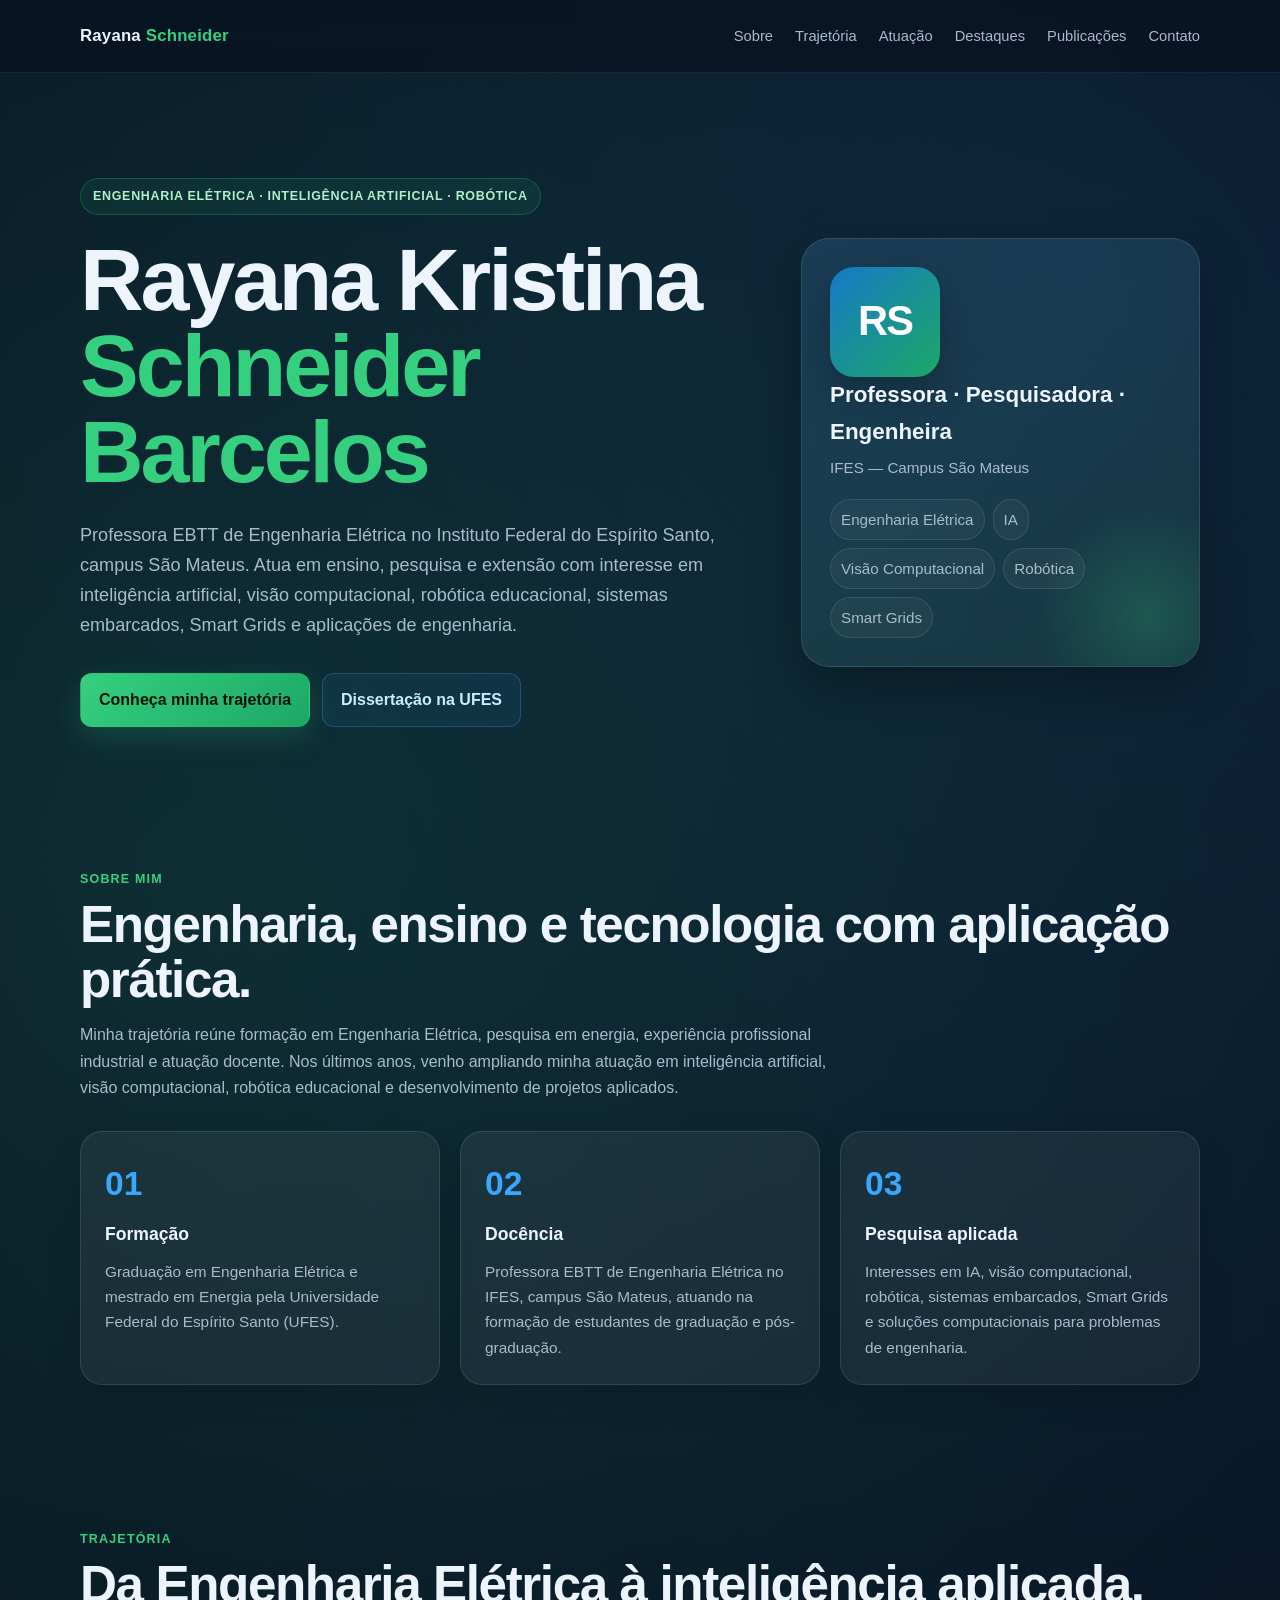
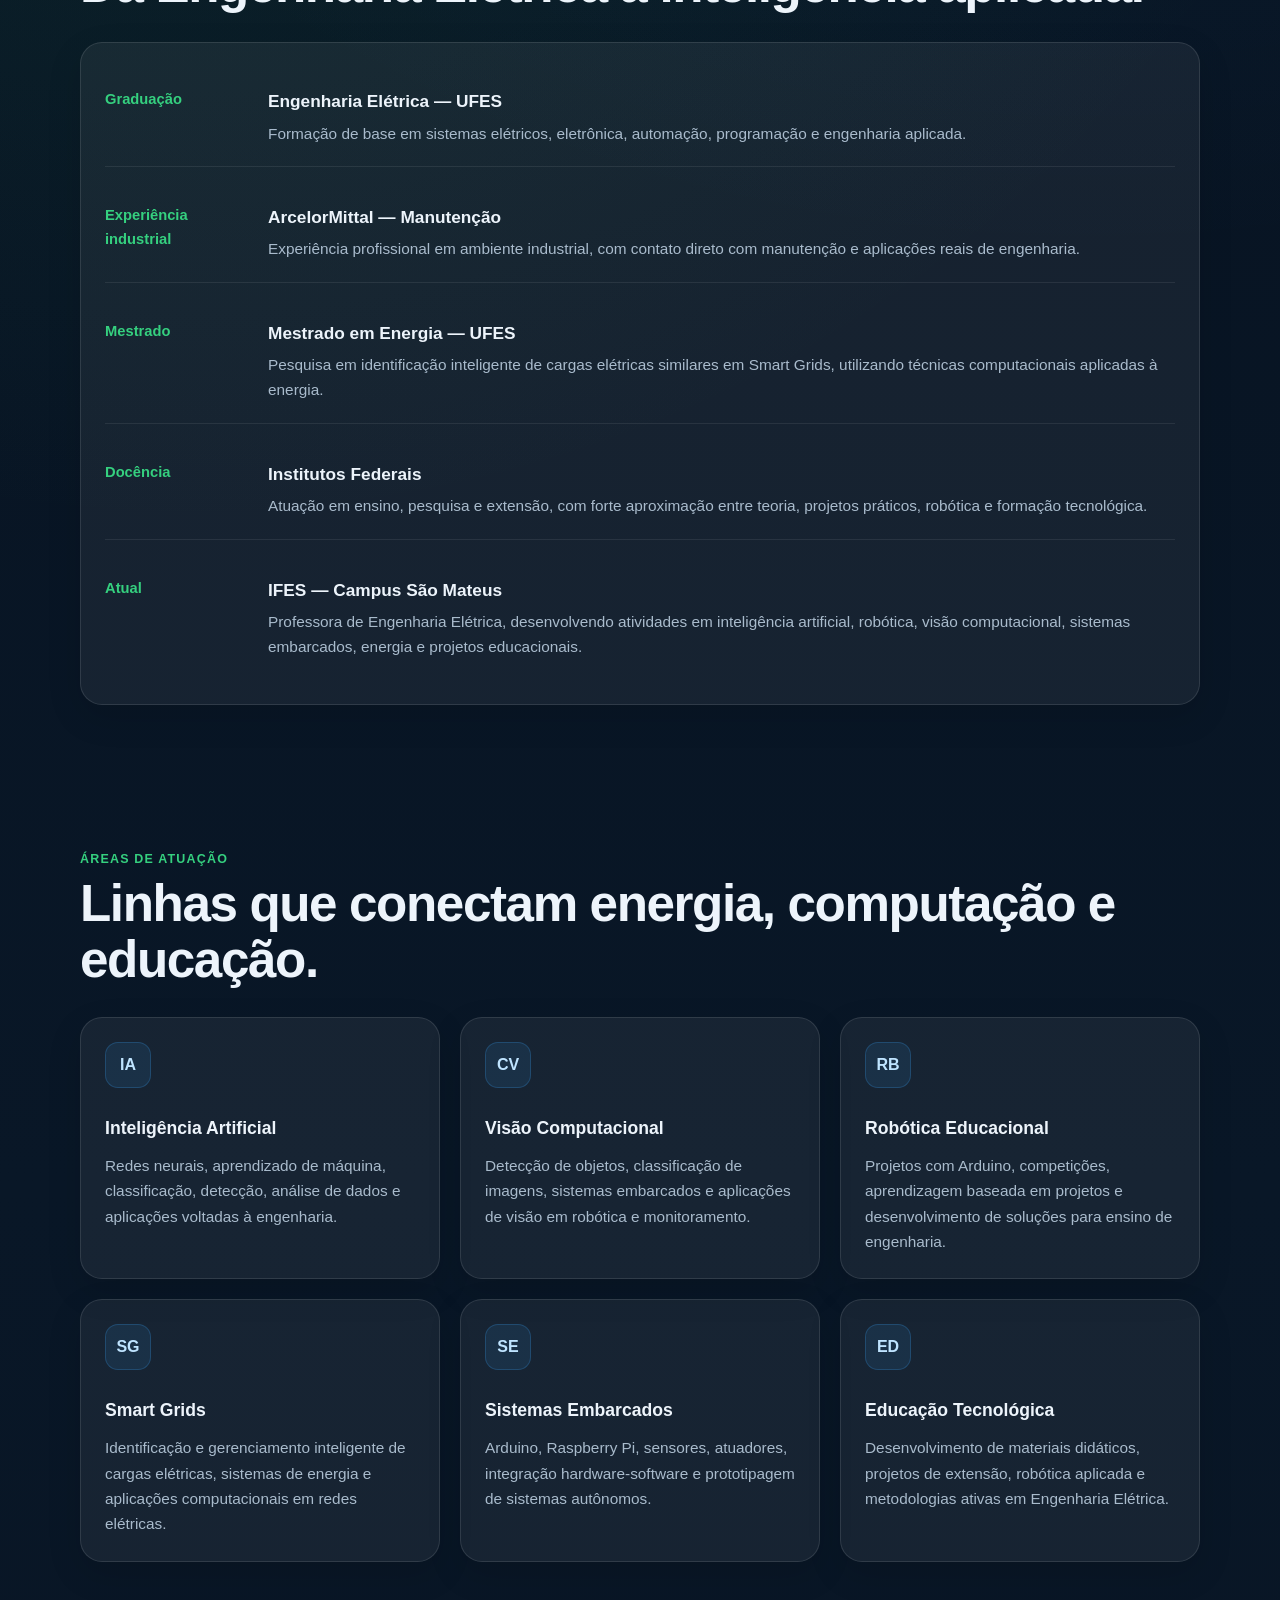
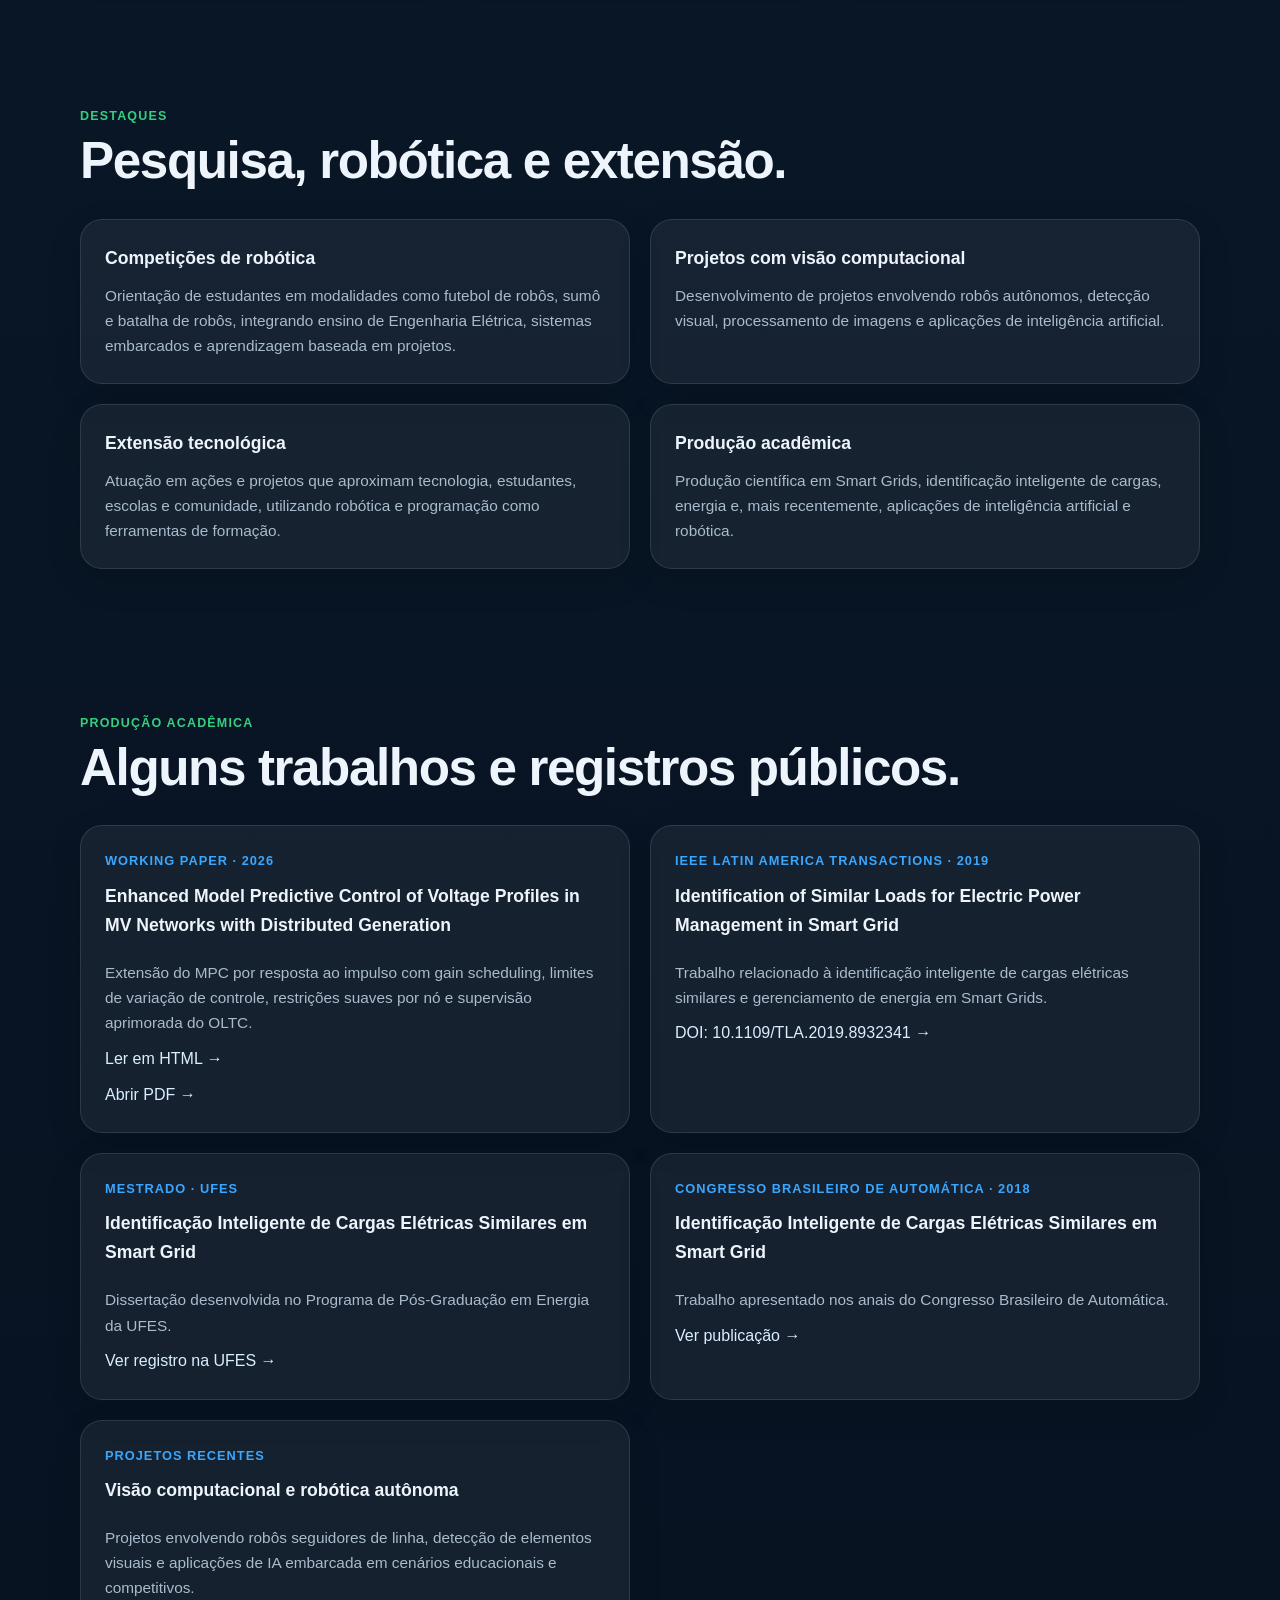
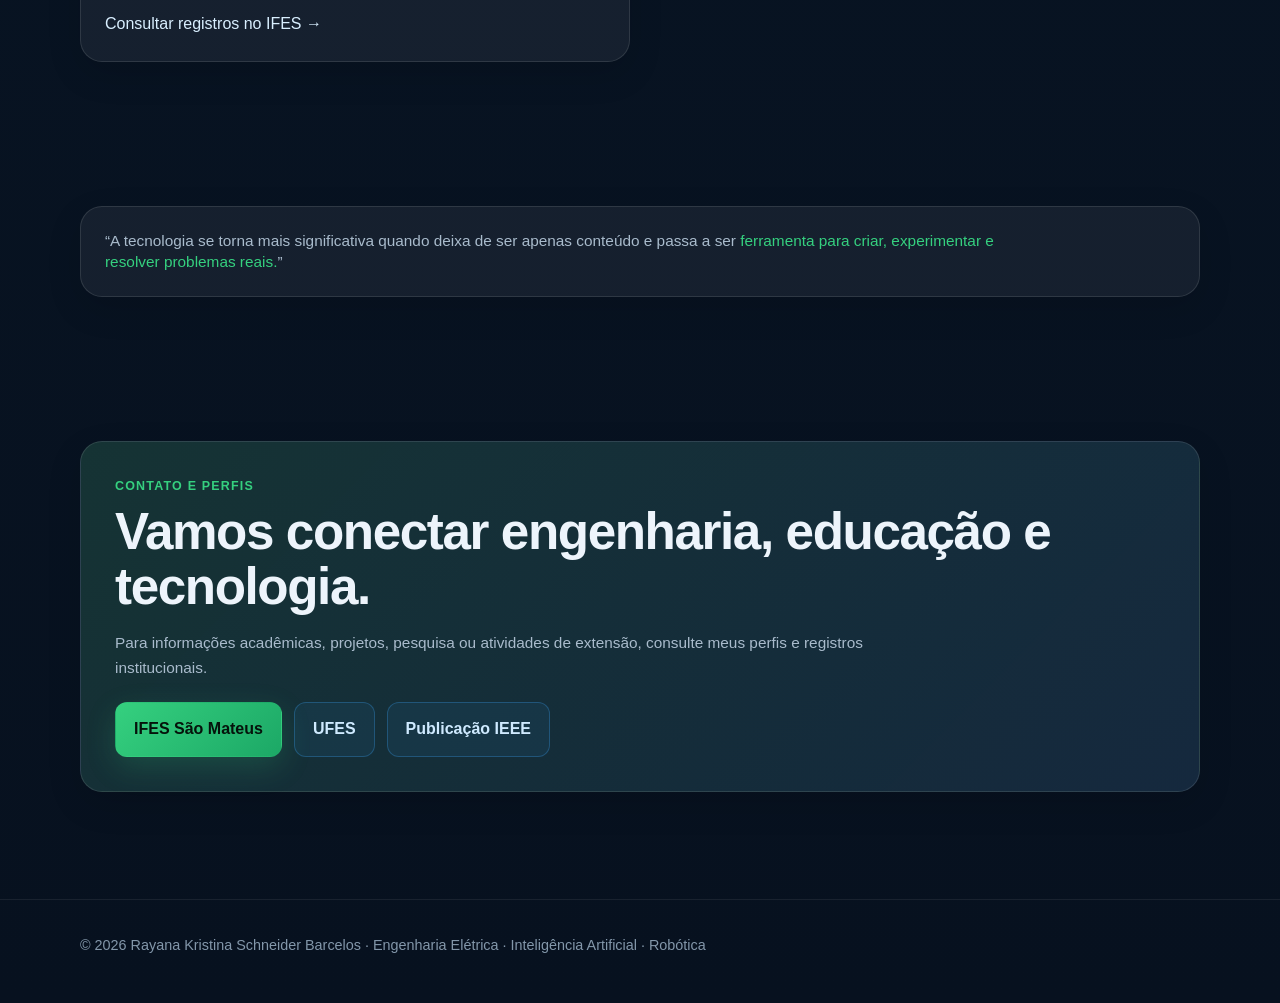
<file: index.html>
<!DOCTYPE html><html lang="pt-BR"><head><meta charset="UTF-8" /><meta name="viewport" content="width=device-width, initial-scale=1.0" /><meta name="description" content="Página profissional de Rayana Kristina Schneider Barcelos, professora e pesquisadora em Engenharia Elétrica, Inteligência Artificial, Robótica e Smart Grids." /><title>Rayana Schneider | Engenharia Elétrica, IA e Robótica</title><style> :root { --bg: #07111f; --bg-soft: #0c1b2d; --card: rgba(255,255,255,0.06); --border: rgba(255,255,255,0.11); --text: #edf4fb; --muted: #a9bbcc; --green: #35d07f; --green-dark: #1ca866; --blue: #3aa7ff; --blue-dark: #1679c7; --white: #ffffff; --shadow: 0 18px 50px rgba(0,0,0,.30); --radius: 22px; } * { box-sizing: border-box; margin: 0; padding: 0; scroll-behavior: smooth; } body { font-family: Inter, "Segoe UI", Arial, sans-serif; background: radial-gradient(circle at 15% 15%, rgba(53,208,127,.12), transparent 25%), radial-gradient(circle at 85% 5%, rgba(58,167,255,.12), transparent 28%), linear-gradient(180deg, #06101d 0%, #091727 48%, #07111f 100%); color: var(--text); line-height: 1.65; min-height: 100vh; } a { color: inherit; text-decoration: none; } .container { width: min(1120px, calc(100% - 40px)); margin: 0 auto; } nav { position: sticky; top: 0; z-index: 50; backdrop-filter: blur(14px); background: rgba(7,17,31,.72); border-bottom: 1px solid rgba(255,255,255,.08); } .nav-inner { min-height: 72px; display: flex; align-items: center; justify-content: space-between; gap: 28px; } .brand { font-weight: 800; letter-spacing: .2px; font-size: 1.05rem; } .brand span { color: var(--green); } .nav-links { display: flex; gap: 22px; flex-wrap: wrap; font-size: .92rem; color: var(--muted); } .nav-links a:hover { color: var(--white); } header { padding: 105px 0 70px; } .hero { display: grid; grid-template-columns: 1.25fr .75fr; gap: 56px; align-items: center; } .eyebrow { display: inline-flex; align-items: center; gap: 10px; padding: 7px 12px; border: 1px solid rgba(53,208,127,.25); background: rgba(53,208,127,.08); color: #aef0c9; border-radius: 999px; font-size: .78rem; letter-spacing: .7px; text-transform: uppercase; font-weight: 700; margin-bottom: 22px; } h1 { font-size: clamp(2.65rem, 7vw, 5.5rem); line-height: .98; letter-spacing: -3px; max-width: 900px; } h1 .accent { color: var(--green); } .hero p { font-size: 1.13rem; max-width: 760px; margin-top: 26px; color: var(--muted); } .hero-actions { display: flex; flex-wrap: wrap; gap: 12px; margin-top: 32px; } .btn { display: inline-flex; align-items: center; justify-content: center; gap: 9px; padding: 13px 18px; border-radius: 12px; font-weight: 700; transition: .25s ease; border: 1px solid transparent; } .btn-primary { background: linear-gradient(135deg, var(--green), var(--green-dark)); color: #05130b; box-shadow: 0 10px 30px rgba(53,208,127,.18); } .btn-primary:hover { transform: translateY(-2px); } .btn-secondary { border-color: rgba(58,167,255,.28); background: rgba(58,167,255,.07); color: #cfeaff; } .btn-secondary:hover { background: rgba(58,167,255,.12); } .hero-panel { min-height: 390px; border-radius: 28px; border: 1px solid var(--border); background: linear-gradient(150deg, rgba(58,167,255,.12), rgba(53,208,127,.06)), rgba(255,255,255,.035); box-shadow: var(--shadow); padding: 28px; display: flex; flex-direction: column; justify-content: space-between; overflow: hidden; position: relative; } .hero-panel::after { content: ""; position: absolute; width: 230px; height: 230px; border-radius: 50%; background: radial-gradient(circle, rgba(53,208,127,.22), transparent 70%); right: -65px; bottom: -65px; } .monogram { width: 110px; height: 110px; border-radius: 24px; display: grid; place-items: center; font-size: 2.6rem; font-weight: 900; letter-spacing: -2px; color: white; background: linear-gradient(135deg, var(--blue-dark), var(--green-dark)); box-shadow: 0 16px 40px rgba(0,0,0,.25); position: relative; z-index: 2; } .hero-meta { position: relative; z-index: 2; } .hero-meta strong { display: block; font-size: 1.4rem; margin-bottom: 4px; } .hero-meta span { color: var(--muted); font-size: .95rem; } .tag-row { display: flex; flex-wrap: wrap; gap: 8px; margin-top: 18px; } .tag { padding: 7px 10px; border-radius: 999px; border: 1px solid rgba(255,255,255,.1); background: rgba(255,255,255,.045); font-size: .8rem; color: #dfeaf2; } section { padding: 72px 0; } .section-head { margin-bottom: 30px; } .section-kicker { color: var(--green); font-weight: 800; text-transform: uppercase; font-size: .78rem; letter-spacing: 1.2px; } h2 { margin-top: 7px; font-size: clamp(2rem, 4vw, 3.4rem); line-height: 1.08; letter-spacing: -1.4px; } .section-intro { max-width: 780px; margin-top: 15px; color: var(--muted); } .grid-2 { display: grid; grid-template-columns: repeat(2, 1fr); gap: 20px; } .grid-3 { display: grid; grid-template-columns: repeat(3, 1fr); gap: 20px; } .card { border: 1px solid var(--border); background: var(--card); border-radius: var(--radius); padding: 24px; box-shadow: 0 12px 35px rgba(0,0,0,.12); } .card h3 { font-size: 1.1rem; margin-bottom: 10px; } .card p { color: var(--muted); font-size: .96rem; } .card .num { display: inline-block; font-size: 2.1rem; font-weight: 900; color: var(--blue); margin-bottom: 8px; } .timeline { display: grid; gap: 16px; position: relative; } .timeline-item { display: grid; grid-template-columns: 145px 1fr; gap: 18px; padding: 20px 0; border-bottom: 1px solid rgba(255,255,255,.08); } .timeline-item:last-child { border-bottom: none; } .timeline-year { color: var(--green); font-weight: 800; font-size: .92rem; } .timeline-content h3 { font-size: 1.08rem; margin-bottom: 5px; } .timeline-content p { color: var(--muted); } .feature { min-height: 225px; display: flex; flex-direction: column; justify-content: space-between; } .feature-icon { width: 46px; height: 46px; border-radius: 13px; display: grid; place-items: center; font-weight: 900; margin-bottom: 26px; background: rgba(58,167,255,.1); border: 1px solid rgba(58,167,255,.22); color: #bfe4ff; } .publication { display: flex; flex-direction: column; gap: 10px; } .publication .label { color: var(--blue); font-size: .8rem; font-weight: 800; text-transform: uppercase; letter-spacing: 1px; } .publication a { color: #d9efff; } .publication a:hover { color: var(--green); } .quote { font-size: clamp(1.4rem, 3vw, 2.2rem); line-height: 1.35; color: #e8f1f7; max-width: 900px; } .quote span { color: var(--green); } .contact-card { background: linear-gradient(135deg, rgba(53,208,127,.13), rgba(58,167,255,.10)), rgba(255,255,255,.04); padding: 34px; } .contact-links { display: flex; flex-wrap: wrap; gap: 12px; margin-top: 22px; } footer { padding: 34px 0 46px; color: #8397aa; font-size: .9rem; border-top: 1px solid rgba(255,255,255,.07); margin-top: 35px; } @media (max-width: 880px) { .hero, .grid-3, .grid-2 { grid-template-columns: 1fr; } .hero { gap: 28px; } .nav-links { display: none; } .timeline-item { grid-template-columns: 1fr; gap: 5px; } header { padding-top: 74px; } } @media (max-width: 520px) { .container { width: min(100% - 24px, 1120px); } h1 { letter-spacing: -2px; } .hero-panel { min-height: 340px; } .card, .contact-card { padding: 20px; } } </style></head><body><nav><div class="container nav-inner"><a class="brand" href="#inicio">Rayana <span>Schneider</span></a><div class="nav-links"><a href="#sobre">Sobre</a><a href="#trajetoria">Trajetória</a><a href="#atuacao">Atuação</a><a href="#destaques">Destaques</a><a href="#publicacoes">Publicações</a><a href="#contato">Contato</a></div></div></nav><header id="inicio"><div class="container hero"><div><div class="eyebrow">Engenharia Elétrica · Inteligência Artificial · Robótica</div><h1> Rayana Kristina<br /><span class="accent">Schneider Barcelos</span></h1><p> Professora EBTT de Engenharia Elétrica no Instituto Federal do Espírito Santo, campus São Mateus. Atua em ensino, pesquisa e extensão com interesse em inteligência artificial, visão computacional, robótica educacional, sistemas embarcados, Smart Grids e aplicações de engenharia. </p><div class="hero-actions"><a class="btn btn-primary" href="#sobre">Conheça minha trajetória</a><a class="btn btn-secondary" href="https://energia.ufes.br/pt-br/pos-graduacao/PPGEN/detalhes-da-tese?id=12253" target="_blank" rel="noopener"> Dissertação na UFES </a></div></div><aside class="hero-panel"><div class="monogram">RS</div><div class="hero-meta"><strong>Professora · Pesquisadora · Engenheira</strong><span>IFES — Campus São Mateus</span><div class="tag-row"><span class="tag">Engenharia Elétrica</span><span class="tag">IA</span><span class="tag">Visão Computacional</span><span class="tag">Robótica</span><span class="tag">Smart Grids</span></div></div></aside></div></header><main><section id="sobre"><div class="container"><div class="section-head"><div class="section-kicker">Sobre mim</div><h2>Engenharia, ensino e tecnologia com aplicação prática.</h2><p class="section-intro"> Minha trajetória reúne formação em Engenharia Elétrica, pesquisa em energia, experiência profissional industrial e atuação docente. Nos últimos anos, venho ampliando minha atuação em inteligência artificial, visão computacional, robótica educacional e desenvolvimento de projetos aplicados. </p></div><div class="grid-3"><div class="card"><span class="num">01</span><h3>Formação</h3><p> Graduação em Engenharia Elétrica e mestrado em Energia pela Universidade Federal do Espírito Santo (UFES). </p></div><div class="card"><span class="num">02</span><h3>Docência</h3><p> Professora EBTT de Engenharia Elétrica no IFES, campus São Mateus, atuando na formação de estudantes de graduação e pós-graduação. </p></div><div class="card"><span class="num">03</span><h3>Pesquisa aplicada</h3><p> Interesses em IA, visão computacional, robótica, sistemas embarcados, Smart Grids e soluções computacionais para problemas de engenharia. </p></div></div></div></section><section id="trajetoria"><div class="container"><div class="section-head"><div class="section-kicker">Trajetória</div><h2>Da Engenharia Elétrica à inteligência aplicada.</h2></div><div class="card"><div class="timeline"><div class="timeline-item"><div class="timeline-year">Graduação</div><div class="timeline-content"><h3>Engenharia Elétrica — UFES</h3><p> Formação de base em sistemas elétricos, eletrônica, automação, programação e engenharia aplicada. </p></div></div><div class="timeline-item"><div class="timeline-year">Experiência industrial</div><div class="timeline-content"><h3>ArcelorMittal — Manutenção</h3><p> Experiência profissional em ambiente industrial, com contato direto com manutenção e aplicações reais de engenharia. </p></div></div><div class="timeline-item"><div class="timeline-year">Mestrado</div><div class="timeline-content"><h3>Mestrado em Energia — UFES</h3><p> Pesquisa em identificação inteligente de cargas elétricas similares em Smart Grids, utilizando técnicas computacionais aplicadas à energia. </p></div></div><div class="timeline-item"><div class="timeline-year">Docência</div><div class="timeline-content"><h3>Institutos Federais</h3><p> Atuação em ensino, pesquisa e extensão, com forte aproximação entre teoria, projetos práticos, robótica e formação tecnológica. </p></div></div><div class="timeline-item"><div class="timeline-year">Atual</div><div class="timeline-content"><h3>IFES — Campus São Mateus</h3><p> Professora de Engenharia Elétrica, desenvolvendo atividades em inteligência artificial, robótica, visão computacional, sistemas embarcados, energia e projetos educacionais. </p></div></div></div></div></div></section><section id="atuacao"><div class="container"><div class="section-head"><div class="section-kicker">Áreas de atuação</div><h2>Linhas que conectam energia, computação e educação.</h2></div><div class="grid-3"><article class="card feature"><div><div class="feature-icon">IA</div><h3>Inteligência Artificial</h3><p> Redes neurais, aprendizado de máquina, classificação, detecção, análise de dados e aplicações voltadas à engenharia. </p></div></article><article class="card feature"><div><div class="feature-icon">CV</div><h3>Visão Computacional</h3><p> Detecção de objetos, classificação de imagens, sistemas embarcados e aplicações de visão em robótica e monitoramento. </p></div></article><article class="card feature"><div><div class="feature-icon">RB</div><h3>Robótica Educacional</h3><p> Projetos com Arduino, competições, aprendizagem baseada em projetos e desenvolvimento de soluções para ensino de engenharia. </p></div></article><article class="card feature"><div><div class="feature-icon">SG</div><h3>Smart Grids</h3><p> Identificação e gerenciamento inteligente de cargas elétricas, sistemas de energia e aplicações computacionais em redes elétricas. </p></div></article><article class="card feature"><div><div class="feature-icon">SE</div><h3>Sistemas Embarcados</h3><p> Arduino, Raspberry Pi, sensores, atuadores, integração hardware-software e prototipagem de sistemas autônomos. </p></div></article><article class="card feature"><div><div class="feature-icon">ED</div><h3>Educação Tecnológica</h3><p> Desenvolvimento de materiais didáticos, projetos de extensão, robótica aplicada e metodologias ativas em Engenharia Elétrica. </p></div></article></div></div></section><section id="destaques"><div class="container"><div class="section-head"><div class="section-kicker">Destaques</div><h2>Pesquisa, robótica e extensão.</h2></div><div class="grid-2"><div class="card"><h3>Competições de robótica</h3><p> Orientação de estudantes em modalidades como futebol de robôs, sumô e batalha de robôs, integrando ensino de Engenharia Elétrica, sistemas embarcados e aprendizagem baseada em projetos. </p></div><div class="card"><h3>Projetos com visão computacional</h3><p> Desenvolvimento de projetos envolvendo robôs autônomos, detecção visual, processamento de imagens e aplicações de inteligência artificial. </p></div><div class="card"><h3>Extensão tecnológica</h3><p> Atuação em ações e projetos que aproximam tecnologia, estudantes, escolas e comunidade, utilizando robótica e programação como ferramentas de formação. </p></div><div class="card"><h3>Produção acadêmica</h3><p> Produção científica em Smart Grids, identificação inteligente de cargas, energia e, mais recentemente, aplicações de inteligência artificial e robótica. </p></div></div></div></section><section id="publicacoes"><div class="container"><div class="section-head"><div class="section-kicker">Produção acadêmica</div><h2>Alguns trabalhos e registros públicos.</h2></div><div class="grid-2"><article class="card publication"><span class="label">Working paper · 2026</span><h3>Enhanced Model Predictive Control of Voltage Profiles in MV Networks with Distributed Generation</h3><p>Extensão do MPC por resposta ao impulso com gain scheduling, limites de variação de controle, restrições suaves por nó e supervisão aprimorada do OLTC.</p><a href="articles/enhanced-mpc-voltage-control.html">Ler em HTML →</a><a href="articles/enhanced-mpc-voltage-control.pdf" target="_blank" rel="noopener">Abrir PDF →</a></article><article class="card publication"><span class="label">IEEE Latin America Transactions · 2019</span><h3>Identification of Similar Loads for Electric Power Management in Smart Grid</h3><p> Trabalho relacionado à identificação inteligente de cargas elétricas similares e gerenciamento de energia em Smart Grids. </p><a href="https://doi.org/10.1109/TLA.2019.8932341" target="_blank" rel="noopener"> DOI: 10.1109/TLA.2019.8932341 → </a></article><article class="card publication"><span class="label">Mestrado · UFES</span><h3>Identificação Inteligente de Cargas Elétricas Similares em Smart Grid</h3><p> Dissertação desenvolvida no Programa de Pós-Graduação em Energia da UFES. </p><a href="https://energia.ufes.br/pt-br/pos-graduacao/PPGEN/detalhes-da-tese?id=12253" target="_blank" rel="noopener"> Ver registro na UFES → </a></article><article class="card publication"><span class="label">Congresso Brasileiro de Automática · 2018</span><h3>Identificação Inteligente de Cargas Elétricas Similares em Smart Grid</h3><p> Trabalho apresentado nos anais do Congresso Brasileiro de Automática. </p><a href="https://proceedings.conferentia.org/paper/CBA2018-0168" target="_blank" rel="noopener"> Ver publicação → </a></article><article class="card publication"><span class="label">Projetos recentes</span><h3>Visão computacional e robótica autônoma</h3><p> Projetos envolvendo robôs seguidores de linha, detecção de elementos visuais e aplicações de IA embarcada em cenários educacionais e competitivos. </p><a href="https://sigpesq.ifes.edu.br/publico/GrupoPesquisa.aspx?cod=218" target="_blank" rel="noopener"> Consultar registros no IFES → </a></article></div></div></section><section><div class="container"><div class="card"><p class="quote"> “A tecnologia se torna mais significativa quando deixa de ser apenas conteúdo e passa a ser <span>ferramenta para criar, experimentar e resolver problemas reais.</span>” </p></div></div></section><section id="contato"><div class="container"><div class="card contact-card"><div class="section-kicker">Contato e perfis</div><h2>Vamos conectar engenharia, educação e tecnologia.</h2><p class="section-intro"> Para informações acadêmicas, projetos, pesquisa ou atividades de extensão, consulte meus perfis e registros institucionais. </p><div class="contact-links"><a class="btn btn-primary" href="https://saomateus.ifes.edu.br/institucional-sm/784-docentes?showall=&start=4" target="_blank" rel="noopener"> IFES São Mateus </a><a class="btn btn-secondary" href="https://energia.ufes.br/pt-br/pos-graduacao/PPGEN/detalhes-da-tese?id=12253" target="_blank" rel="noopener"> UFES </a><a class="btn btn-secondary" href="https://doi.org/10.1109/TLA.2019.8932341" target="_blank" rel="noopener"> Publicação IEEE </a></div></div></div></section></main><footer><div class="container"> © 2026 Rayana Kristina Schneider Barcelos · Engenharia Elétrica · Inteligência Artificial · Robótica </div></footer></body></html>
</file>
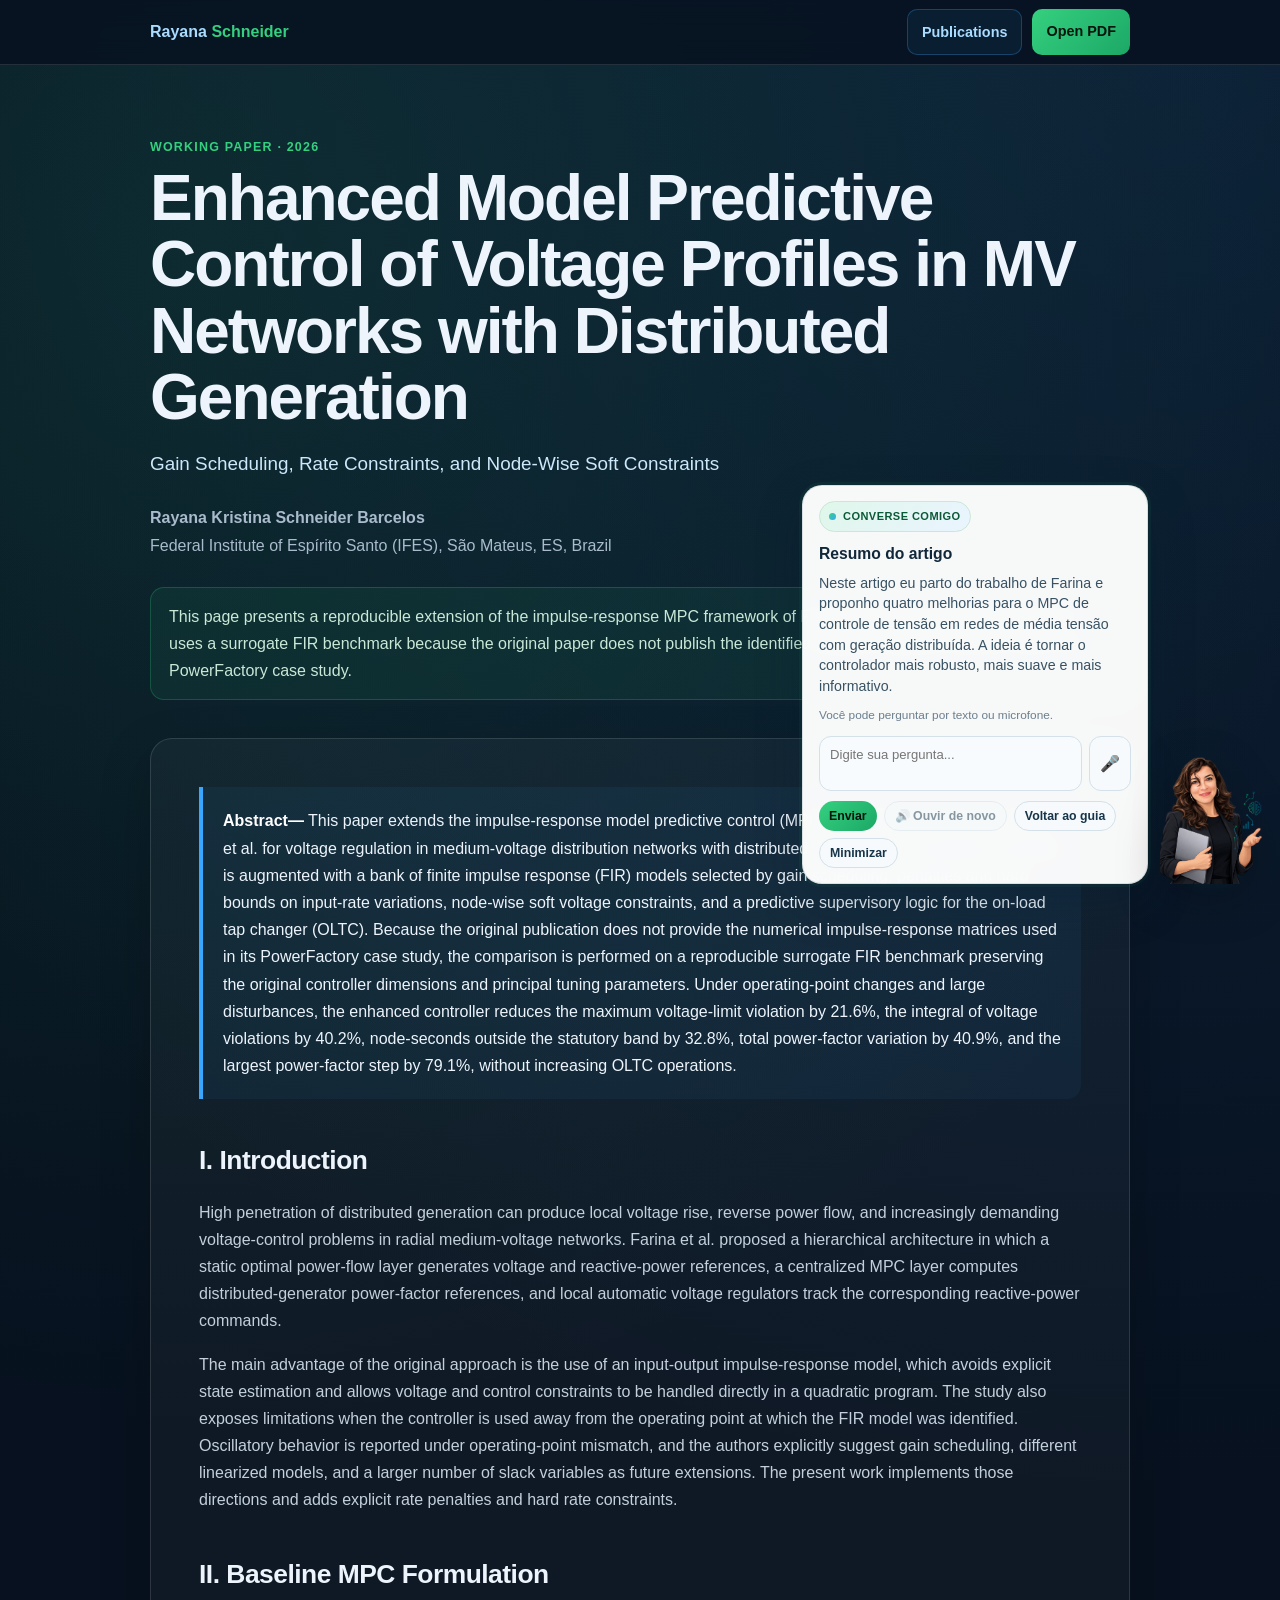
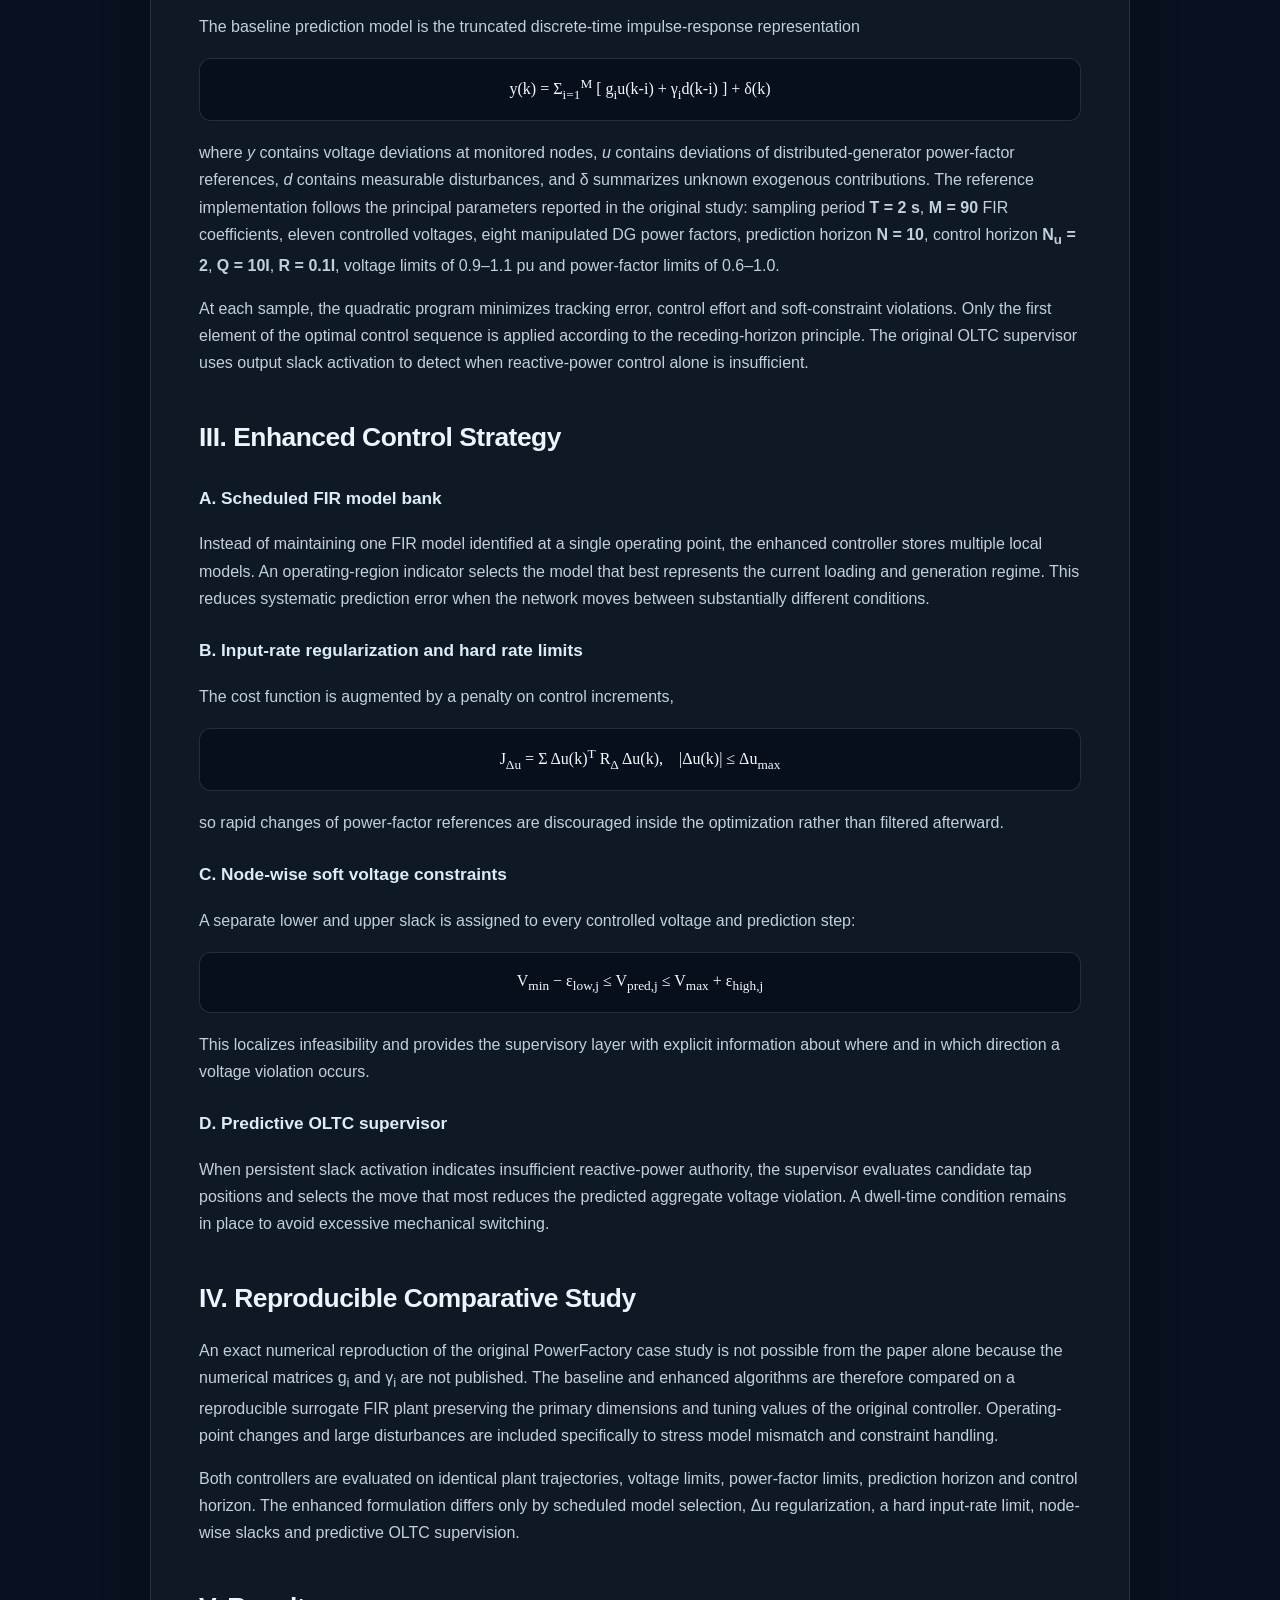
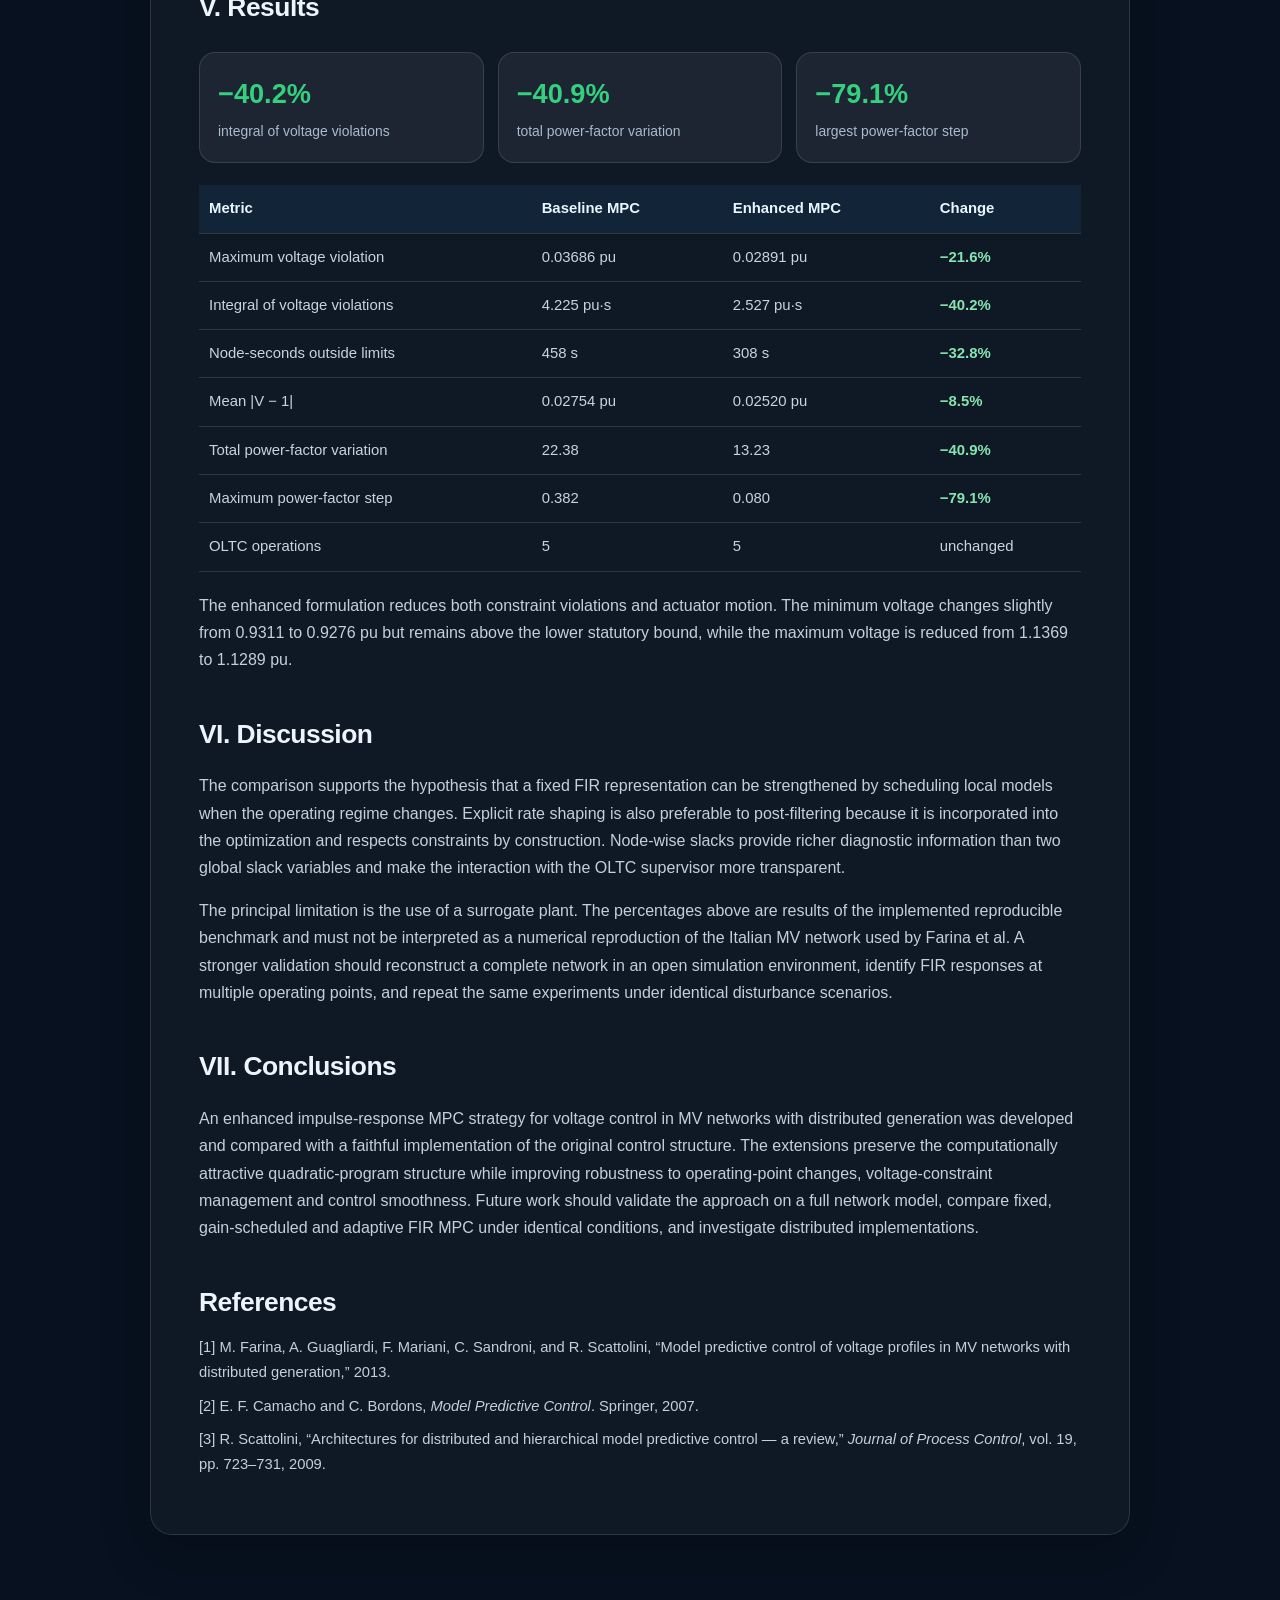
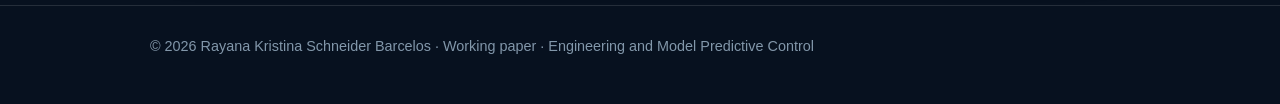
<file: articles/enhanced-mpc-voltage-control.html>
<!doctype html>
<html lang="en">
<head>
<meta charset="utf-8">
<meta name="viewport" content="width=device-width,initial-scale=1">
<meta name="description" content="Working paper by Rayana Kristina Schneider Barcelos on enhanced model predictive control of voltage profiles in medium-voltage networks with distributed generation.">
<title>Enhanced MPC of Voltage Profiles | Rayana Schneider</title>
<style>
:root{--bg:#07111f;--panel:#0d1d30;--card:rgba(255,255,255,.055);--line:rgba(255,255,255,.12);--text:#edf4fb;--muted:#a9bbcc;--green:#35d07f;--blue:#3aa7ff}
*{box-sizing:border-box}html{scroll-behavior:smooth}body{margin:0;font-family:Inter,"Segoe UI",Arial,sans-serif;background:radial-gradient(circle at 15% 5%,rgba(53,208,127,.11),transparent 25%),radial-gradient(circle at 90% 0,rgba(58,167,255,.11),transparent 30%),var(--bg);color:var(--text);line-height:1.7}
a{color:#a9dcff;text-decoration:none}a:hover{color:var(--green)}.wrap{width:min(980px,calc(100% - 32px));margin:auto}
nav{position:sticky;top:0;z-index:10;backdrop-filter:blur(12px);background:rgba(7,17,31,.82);border-bottom:1px solid var(--line)}
.nav{min-height:64px;display:flex;align-items:center;justify-content:space-between;gap:16px}.brand{font-weight:800}.brand span{color:var(--green)}
.actions{display:flex;gap:10px;flex-wrap:wrap}.btn{display:inline-flex;padding:10px 14px;border-radius:10px;border:1px solid rgba(58,167,255,.28);background:rgba(58,167,255,.07);font-weight:700;font-size:.9rem}.btn.primary{background:linear-gradient(135deg,var(--green),#1ca866);color:#06150d;border:0}
header{padding:72px 0 38px}.kicker{color:var(--green);font-weight:800;text-transform:uppercase;letter-spacing:1.2px;font-size:.78rem}
h1{font-size:clamp(2.1rem,5vw,4.2rem);line-height:1.04;letter-spacing:-2px;margin:.4rem 0 1.1rem}.subtitle{font-size:1.18rem;color:#cde7fb;max-width:850px}
.meta{margin-top:24px;color:var(--muted)}.notice{margin-top:28px;padding:15px 18px;border:1px solid rgba(53,208,127,.24);background:rgba(53,208,127,.07);border-radius:14px;color:#c9e8d7}
main{padding-bottom:70px}.paper{background:rgba(255,255,255,.035);border:1px solid var(--line);border-radius:22px;padding:clamp(22px,4vw,48px);box-shadow:0 18px 50px rgba(0,0,0,.22)}
.abstract{padding:20px;border-left:4px solid var(--blue);background:rgba(58,167,255,.06);border-radius:0 14px 14px 0}.abstract strong{color:#fff}
h2{font-size:1.65rem;margin-top:2.4rem;margin-bottom:.65rem;letter-spacing:-.5px}h3{font-size:1.08rem;margin-top:1.5rem;color:#dcecf8}.paper p{color:#c3d0dc}
.eq{overflow:auto;text-align:center;padding:14px;margin:18px 0;background:#06101d;border:1px solid var(--line);border-radius:12px;font-family:"Times New Roman",serif;color:#f5f8fb}
table{width:100%;border-collapse:collapse;margin:20px 0;font-size:.93rem}th,td{padding:11px 10px;border-bottom:1px solid var(--line);text-align:left}th{color:#eaf6ff;background:rgba(58,167,255,.08)}td{color:#c7d4df}.good{color:#86e5af;font-weight:800}
.grid{display:grid;grid-template-columns:repeat(3,1fr);gap:14px;margin:22px 0}.metric{padding:18px;border:1px solid var(--line);border-radius:16px;background:var(--card)}.metric b{font-size:1.7rem;color:var(--green);display:block}.metric span{color:var(--muted);font-size:.87rem}
.refs{font-size:.92rem;color:#aebdca}.refs p{margin:.55rem 0}footer{padding:28px 0 45px;border-top:1px solid var(--line);color:#8297aa;font-size:.9rem}
@media(max-width:720px){.grid{grid-template-columns:1fr}.actions .btn:not(.primary){display:none}h1{letter-spacing:-1px}.paper{border-radius:16px}}
@media print{nav,.notice,.actions{display:none}body{background:#fff;color:#111}.paper{box-shadow:none;border:0;padding:0}.paper p,.meta,.refs{color:#222}a{color:#111}.wrap{width:100%}}
</style>
</head>
<body>
<nav><div class="wrap nav"><a class="brand" href="../index.html">Rayana <span>Schneider</span></a><div class="actions"><a class="btn" href="../index.html#publicacoes">Publications</a><a class="btn primary" href="enhanced-mpc-voltage-control.pdf">Open PDF</a></div></div></nav>
<header><div class="wrap">
<div class="kicker">Working paper · 2026</div>
<h1>Enhanced Model Predictive Control of Voltage Profiles in MV Networks with Distributed Generation</h1>
<div class="subtitle">Gain Scheduling, Rate Constraints, and Node-Wise Soft Constraints</div>
<div class="meta"><strong>Rayana Kristina Schneider Barcelos</strong><br>Federal Institute of Espírito Santo (IFES), São Mateus, ES, Brazil</div>
<div class="notice">This page presents a reproducible extension of the impulse-response MPC framework of Farina et al. The numerical comparison uses a surrogate FIR benchmark because the original paper does not publish the identified impulse-response matrices used in its PowerFactory case study.</div>
</div></header>
<main><div class="wrap"><article class="paper">
<div class="abstract"><strong>Abstract—</strong> This paper extends the impulse-response model predictive control (MPC) framework proposed by Farina et al. for voltage regulation in medium-voltage distribution networks with distributed generation. The baseline controller is augmented with a bank of finite impulse response (FIR) models selected by gain scheduling, penalties and hard bounds on input-rate variations, node-wise soft voltage constraints, and a predictive supervisory logic for the on-load tap changer (OLTC). Because the original publication does not provide the numerical impulse-response matrices used in its PowerFactory case study, the comparison is performed on a reproducible surrogate FIR benchmark preserving the original controller dimensions and principal tuning parameters. Under operating-point changes and large disturbances, the enhanced controller reduces the maximum voltage-limit violation by 21.6%, the integral of voltage violations by 40.2%, node-seconds outside the statutory band by 32.8%, total power-factor variation by 40.9%, and the largest power-factor step by 79.1%, without increasing OLTC operations.</div>

<h2>I. Introduction</h2>
<p>High penetration of distributed generation can produce local voltage rise, reverse power flow, and increasingly demanding voltage-control problems in radial medium-voltage networks. Farina et al. proposed a hierarchical architecture in which a static optimal power-flow layer generates voltage and reactive-power references, a centralized MPC layer computes distributed-generator power-factor references, and local automatic voltage regulators track the corresponding reactive-power commands.</p>
<p>The main advantage of the original approach is the use of an input-output impulse-response model, which avoids explicit state estimation and allows voltage and control constraints to be handled directly in a quadratic program. The study also exposes limitations when the controller is used away from the operating point at which the FIR model was identified. Oscillatory behavior is reported under operating-point mismatch, and the authors explicitly suggest gain scheduling, different linearized models, and a larger number of slack variables as future extensions. The present work implements those directions and adds explicit rate penalties and hard rate constraints.</p>

<h2>II. Baseline MPC Formulation</h2>
<p>The baseline prediction model is the truncated discrete-time impulse-response representation</p>
<div class="eq">y(k) = Σ<sub>i=1</sub><sup>M</sup> [ g<sub>i</sub>u(k-i) + γ<sub>i</sub>d(k-i) ] + δ(k)</div>
<p>where <em>y</em> contains voltage deviations at monitored nodes, <em>u</em> contains deviations of distributed-generator power-factor references, <em>d</em> contains measurable disturbances, and δ summarizes unknown exogenous contributions. The reference implementation follows the principal parameters reported in the original study: sampling period <strong>T = 2 s</strong>, <strong>M = 90</strong> FIR coefficients, eleven controlled voltages, eight manipulated DG power factors, prediction horizon <strong>N = 10</strong>, control horizon <strong>N<sub>u</sub> = 2</strong>, <strong>Q = 10I</strong>, <strong>R = 0.1I</strong>, voltage limits of 0.9–1.1 pu and power-factor limits of 0.6–1.0.</p>
<p>At each sample, the quadratic program minimizes tracking error, control effort and soft-constraint violations. Only the first element of the optimal control sequence is applied according to the receding-horizon principle. The original OLTC supervisor uses output slack activation to detect when reactive-power control alone is insufficient.</p>

<h2>III. Enhanced Control Strategy</h2>
<h3>A. Scheduled FIR model bank</h3>
<p>Instead of maintaining one FIR model identified at a single operating point, the enhanced controller stores multiple local models. An operating-region indicator selects the model that best represents the current loading and generation regime. This reduces systematic prediction error when the network moves between substantially different conditions.</p>
<h3>B. Input-rate regularization and hard rate limits</h3>
<p>The cost function is augmented by a penalty on control increments,</p>
<div class="eq">J<sub>Δu</sub> = Σ Δu(k)<sup>T</sup> R<sub>Δ</sub> Δu(k), &nbsp;&nbsp; |Δu(k)| ≤ Δu<sub>max</sub></div>
<p>so rapid changes of power-factor references are discouraged inside the optimization rather than filtered afterward.</p>
<h3>C. Node-wise soft voltage constraints</h3>
<p>A separate lower and upper slack is assigned to every controlled voltage and prediction step:</p>
<div class="eq">V<sub>min</sub> − ε<sub>low,j</sub> ≤ V<sub>pred,j</sub> ≤ V<sub>max</sub> + ε<sub>high,j</sub></div>
<p>This localizes infeasibility and provides the supervisory layer with explicit information about where and in which direction a voltage violation occurs.</p>
<h3>D. Predictive OLTC supervisor</h3>
<p>When persistent slack activation indicates insufficient reactive-power authority, the supervisor evaluates candidate tap positions and selects the move that most reduces the predicted aggregate voltage violation. A dwell-time condition remains in place to avoid excessive mechanical switching.</p>

<h2>IV. Reproducible Comparative Study</h2>
<p>An exact numerical reproduction of the original PowerFactory case study is not possible from the paper alone because the numerical matrices g<sub>i</sub> and γ<sub>i</sub> are not published. The baseline and enhanced algorithms are therefore compared on a reproducible surrogate FIR plant preserving the primary dimensions and tuning values of the original controller. Operating-point changes and large disturbances are included specifically to stress model mismatch and constraint handling.</p>
<p>Both controllers are evaluated on identical plant trajectories, voltage limits, power-factor limits, prediction horizon and control horizon. The enhanced formulation differs only by scheduled model selection, Δu regularization, a hard input-rate limit, node-wise slacks and predictive OLTC supervision.</p>

<h2>V. Results</h2>
<div class="grid">
<div class="metric"><b>−40.2%</b><span>integral of voltage violations</span></div>
<div class="metric"><b>−40.9%</b><span>total power-factor variation</span></div>
<div class="metric"><b>−79.1%</b><span>largest power-factor step</span></div>
</div>
<table>
<thead><tr><th>Metric</th><th>Baseline MPC</th><th>Enhanced MPC</th><th>Change</th></tr></thead>
<tbody>
<tr><td>Maximum voltage violation</td><td>0.03686 pu</td><td>0.02891 pu</td><td class="good">−21.6%</td></tr>
<tr><td>Integral of voltage violations</td><td>4.225 pu·s</td><td>2.527 pu·s</td><td class="good">−40.2%</td></tr>
<tr><td>Node-seconds outside limits</td><td>458 s</td><td>308 s</td><td class="good">−32.8%</td></tr>
<tr><td>Mean |V − 1|</td><td>0.02754 pu</td><td>0.02520 pu</td><td class="good">−8.5%</td></tr>
<tr><td>Total power-factor variation</td><td>22.38</td><td>13.23</td><td class="good">−40.9%</td></tr>
<tr><td>Maximum power-factor step</td><td>0.382</td><td>0.080</td><td class="good">−79.1%</td></tr>
<tr><td>OLTC operations</td><td>5</td><td>5</td><td>unchanged</td></tr>
</tbody></table>
<p>The enhanced formulation reduces both constraint violations and actuator motion. The minimum voltage changes slightly from 0.9311 to 0.9276 pu but remains above the lower statutory bound, while the maximum voltage is reduced from 1.1369 to 1.1289 pu.</p>

<h2>VI. Discussion</h2>
<p>The comparison supports the hypothesis that a fixed FIR representation can be strengthened by scheduling local models when the operating regime changes. Explicit rate shaping is also preferable to post-filtering because it is incorporated into the optimization and respects constraints by construction. Node-wise slacks provide richer diagnostic information than two global slack variables and make the interaction with the OLTC supervisor more transparent.</p>
<p>The principal limitation is the use of a surrogate plant. The percentages above are results of the implemented reproducible benchmark and must not be interpreted as a numerical reproduction of the Italian MV network used by Farina et al. A stronger validation should reconstruct a complete network in an open simulation environment, identify FIR responses at multiple operating points, and repeat the same experiments under identical disturbance scenarios.</p>

<h2>VII. Conclusions</h2>
<p>An enhanced impulse-response MPC strategy for voltage control in MV networks with distributed generation was developed and compared with a faithful implementation of the original control structure. The extensions preserve the computationally attractive quadratic-program structure while improving robustness to operating-point changes, voltage-constraint management and control smoothness. Future work should validate the approach on a full network model, compare fixed, gain-scheduled and adaptive FIR MPC under identical conditions, and investigate distributed implementations.</p>

<h2>References</h2>
<div class="refs">
<p>[1] M. Farina, A. Guagliardi, F. Mariani, C. Sandroni, and R. Scattolini, “Model predictive control of voltage profiles in MV networks with distributed generation,” 2013.</p>
<p>[2] E. F. Camacho and C. Bordons, <em>Model Predictive Control</em>. Springer, 2007.</p>
<p>[3] R. Scattolini, “Architectures for distributed and hierarchical model predictive control — a review,” <em>Journal of Process Control</em>, vol. 19, pp. 723–731, 2009.</p>
</div>
</article></div></main>
<footer><div class="wrap">© 2026 Rayana Kristina Schneider Barcelos · Working paper · Engineering and Model Predictive Control</div></footer>
<script src="article-avatar.js?v=20260917-1" defer></script>
</body>
</html>
</file>
